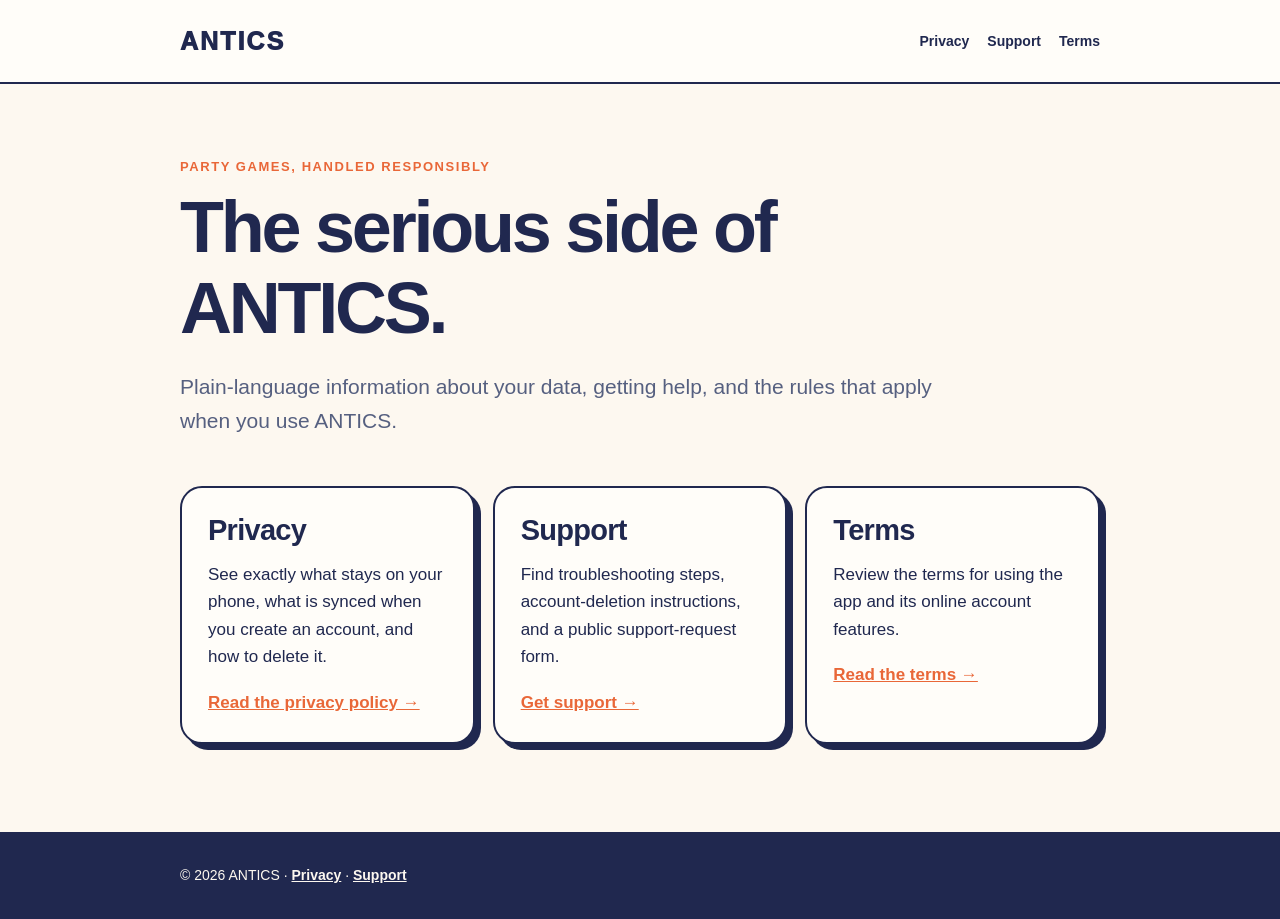
<file: index.html>
<!doctype html>
<html lang="en">
<head>
  <meta charset="utf-8">
  <meta name="viewport" content="width=device-width, initial-scale=1">
  <meta name="description" content="Privacy, support, and terms for the ANTICS party game app.">
  <title>ANTICS — Privacy & Support</title>
  <link rel="stylesheet" href="legal.css">
</head>
<body>
  <header class="site-header"><div class="header-inner">
    <a class="brand" href="./">ANTICS</a>
    <nav aria-label="Legal and support"><a href="privacy/">Privacy</a><a href="support/">Support</a><a href="terms/">Terms</a></nav>
  </div></header>
  <main>
    <section class="hero">
      <p class="eyebrow">Party games, handled responsibly</p>
      <h1>The serious side of ANTICS.</h1>
      <p class="lede">Plain-language information about your data, getting help, and the rules that apply when you use ANTICS.</p>
    </section>
    <section class="card-grid" aria-label="ANTICS resources">
      <article class="card"><h2>Privacy</h2><p>See exactly what stays on your phone, what is synced when you create an account, and how to delete it.</p><a href="privacy/">Read the privacy policy →</a></article>
      <article class="card"><h2>Support</h2><p>Find troubleshooting steps, account-deletion instructions, and a public support-request form.</p><a href="support/">Get support →</a></article>
      <article class="card"><h2>Terms</h2><p>Review the terms for using the app and its online account features.</p><a href="terms/">Read the terms →</a></article>
    </section>
  </main>
  <footer><div class="footer-inner">© 2026 ANTICS · <a href="privacy/">Privacy</a> · <a href="support/">Support</a></div></footer>
</body>
</html>
</file>
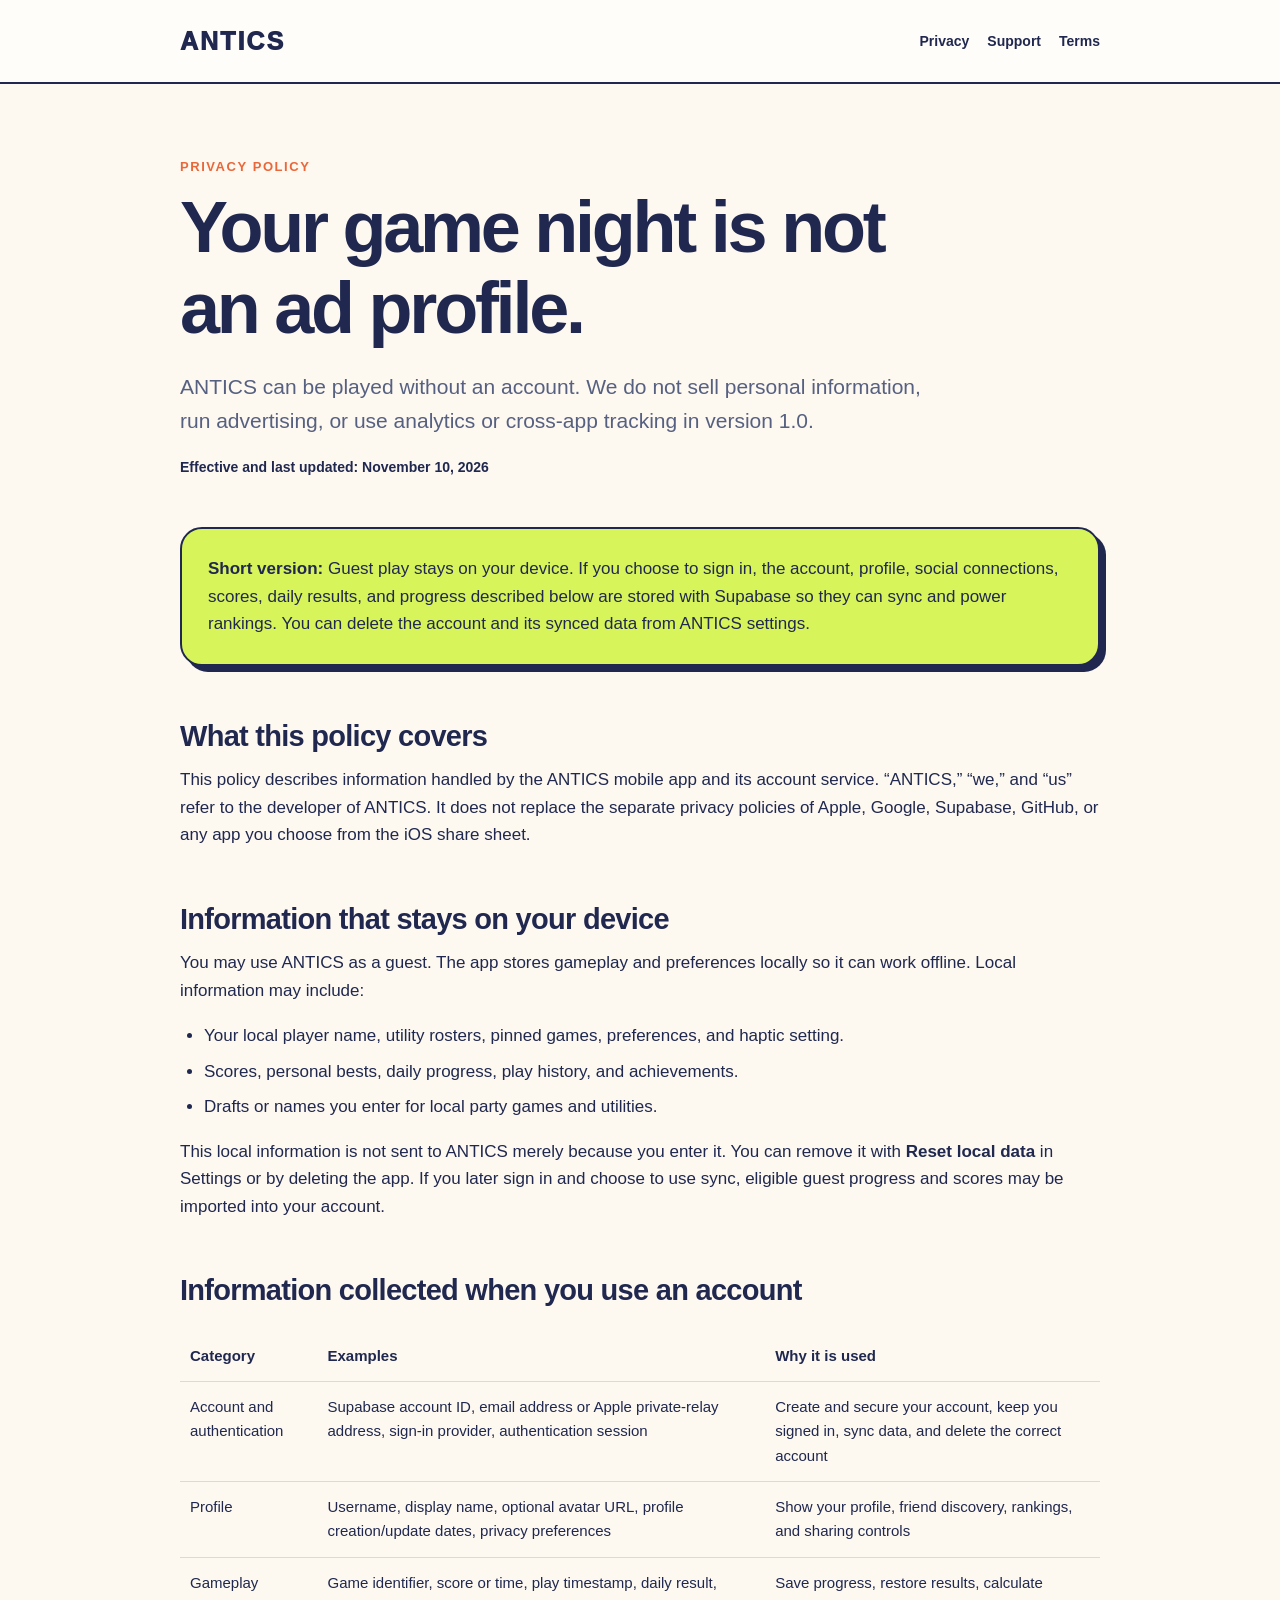
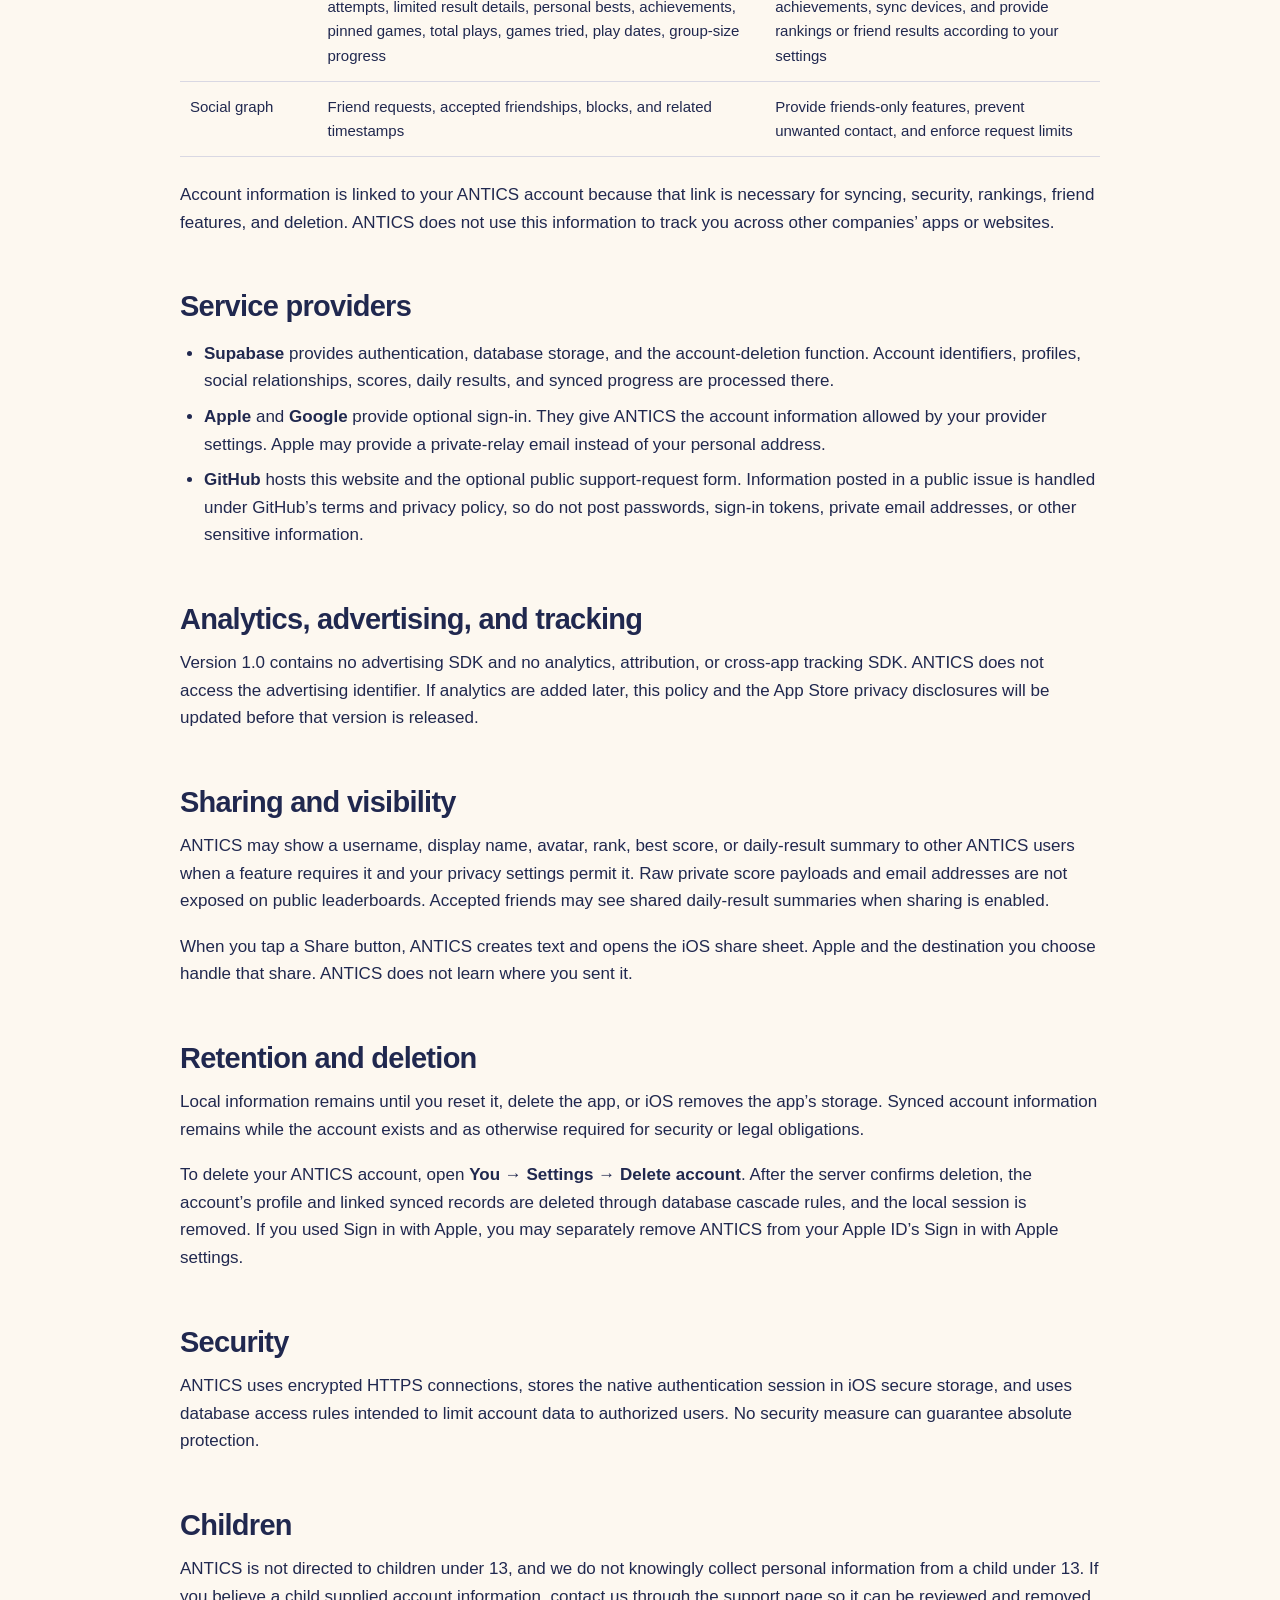
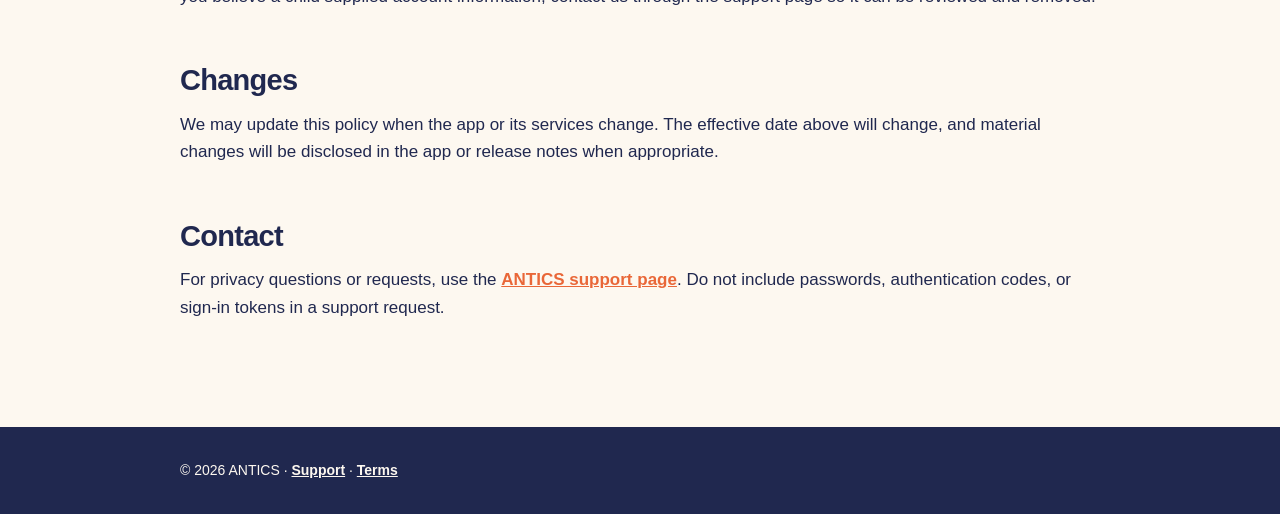
<file: privacy/index.html>
<!doctype html>
<html lang="en">
<head>
  <meta charset="utf-8">
  <meta name="viewport" content="width=device-width, initial-scale=1">
  <meta name="description" content="ANTICS privacy policy.">
  <title>Privacy Policy — ANTICS</title>
  <link rel="stylesheet" href="../legal.css">
</head>
<body>
  <header class="site-header"><div class="header-inner">
    <a class="brand" href="../">ANTICS</a>
    <nav aria-label="Legal and support"><a aria-current="page" href="./">Privacy</a><a href="../support/">Support</a><a href="../terms/">Terms</a></nav>
  </div></header>
  <main>
    <section class="hero">
      <p class="eyebrow">Privacy policy</p>
      <h1>Your game night is not an ad profile.</h1>
      <p class="lede">ANTICS can be played without an account. We do not sell personal information, run advertising, or use analytics or cross-app tracking in version 1.0.</p>
      <p class="updated">Effective and last updated: November 10, 2026</p>
    </section>

    <div class="notice"><p><strong>Short version:</strong> Guest play stays on your device. If you choose to sign in, the account, profile, social connections, scores, daily results, and progress described below are stored with Supabase so they can sync and power rankings. You can delete the account and its synced data from ANTICS settings.</p></div>

    <h2>What this policy covers</h2>
    <p>This policy describes information handled by the ANTICS mobile app and its account service. “ANTICS,” “we,” and “us” refer to the developer of ANTICS. It does not replace the separate privacy policies of Apple, Google, Supabase, GitHub, or any app you choose from the iOS share sheet.</p>

    <h2>Information that stays on your device</h2>
    <p>You may use ANTICS as a guest. The app stores gameplay and preferences locally so it can work offline. Local information may include:</p>
    <ul>
      <li>Your local player name, utility rosters, pinned games, preferences, and haptic setting.</li>
      <li>Scores, personal bests, daily progress, play history, and achievements.</li>
      <li>Drafts or names you enter for local party games and utilities.</li>
    </ul>
    <p>This local information is not sent to ANTICS merely because you enter it. You can remove it with <strong>Reset local data</strong> in Settings or by deleting the app. If you later sign in and choose to use sync, eligible guest progress and scores may be imported into your account.</p>

    <h2>Information collected when you use an account</h2>
    <table>
      <thead><tr><th>Category</th><th>Examples</th><th>Why it is used</th></tr></thead>
      <tbody>
        <tr><td data-label="Category">Account and authentication</td><td data-label="Examples">Supabase account ID, email address or Apple private-relay address, sign-in provider, authentication session</td><td data-label="Why">Create and secure your account, keep you signed in, sync data, and delete the correct account</td></tr>
        <tr><td data-label="Category">Profile</td><td data-label="Examples">Username, display name, optional avatar URL, profile creation/update dates, privacy preferences</td><td data-label="Why">Show your profile, friend discovery, rankings, and sharing controls</td></tr>
        <tr><td data-label="Category">Gameplay</td><td data-label="Examples">Game identifier, score or time, play timestamp, daily result, attempts, limited result details, personal bests, achievements, pinned games, total plays, games tried, play dates, group-size progress</td><td data-label="Why">Save progress, restore results, calculate achievements, sync devices, and provide rankings or friend results according to your settings</td></tr>
        <tr><td data-label="Category">Social graph</td><td data-label="Examples">Friend requests, accepted friendships, blocks, and related timestamps</td><td data-label="Why">Provide friends-only features, prevent unwanted contact, and enforce request limits</td></tr>
      </tbody>
    </table>
    <p>Account information is linked to your ANTICS account because that link is necessary for syncing, security, rankings, friend features, and deletion. ANTICS does not use this information to track you across other companies’ apps or websites.</p>

    <h2>Service providers</h2>
    <ul>
      <li><strong>Supabase</strong> provides authentication, database storage, and the account-deletion function. Account identifiers, profiles, social relationships, scores, daily results, and synced progress are processed there.</li>
      <li><strong>Apple</strong> and <strong>Google</strong> provide optional sign-in. They give ANTICS the account information allowed by your provider settings. Apple may provide a private-relay email instead of your personal address.</li>
      <li><strong>GitHub</strong> hosts this website and the optional public support-request form. Information posted in a public issue is handled under GitHub’s terms and privacy policy, so do not post passwords, sign-in tokens, private email addresses, or other sensitive information.</li>
    </ul>

    <h2>Analytics, advertising, and tracking</h2>
    <p>Version 1.0 contains no advertising SDK and no analytics, attribution, or cross-app tracking SDK. ANTICS does not access the advertising identifier. If analytics are added later, this policy and the App Store privacy disclosures will be updated before that version is released.</p>

    <h2>Sharing and visibility</h2>
    <p>ANTICS may show a username, display name, avatar, rank, best score, or daily-result summary to other ANTICS users when a feature requires it and your privacy settings permit it. Raw private score payloads and email addresses are not exposed on public leaderboards. Accepted friends may see shared daily-result summaries when sharing is enabled.</p>
    <p>When you tap a Share button, ANTICS creates text and opens the iOS share sheet. Apple and the destination you choose handle that share. ANTICS does not learn where you sent it.</p>

    <h2>Retention and deletion</h2>
    <p>Local information remains until you reset it, delete the app, or iOS removes the app’s storage. Synced account information remains while the account exists and as otherwise required for security or legal obligations.</p>
    <p>To delete your ANTICS account, open <strong>You → Settings → Delete account</strong>. After the server confirms deletion, the account’s profile and linked synced records are deleted through database cascade rules, and the local session is removed. If you used Sign in with Apple, you may separately remove ANTICS from your Apple ID’s Sign in with Apple settings.</p>

    <h2>Security</h2>
    <p>ANTICS uses encrypted HTTPS connections, stores the native authentication session in iOS secure storage, and uses database access rules intended to limit account data to authorized users. No security measure can guarantee absolute protection.</p>

    <h2>Children</h2>
    <p>ANTICS is not directed to children under 13, and we do not knowingly collect personal information from a child under 13. If you believe a child supplied account information, contact us through the support page so it can be reviewed and removed.</p>

    <h2>Changes</h2>
    <p>We may update this policy when the app or its services change. The effective date above will change, and material changes will be disclosed in the app or release notes when appropriate.</p>

    <h2>Contact</h2>
    <p>For privacy questions or requests, use the <a href="../support/">ANTICS support page</a>. Do not include passwords, authentication codes, or sign-in tokens in a support request.</p>
  </main>
  <footer><div class="footer-inner">© 2026 ANTICS · <a href="../support/">Support</a> · <a href="../terms/">Terms</a></div></footer>
</body>
</html>
</file>
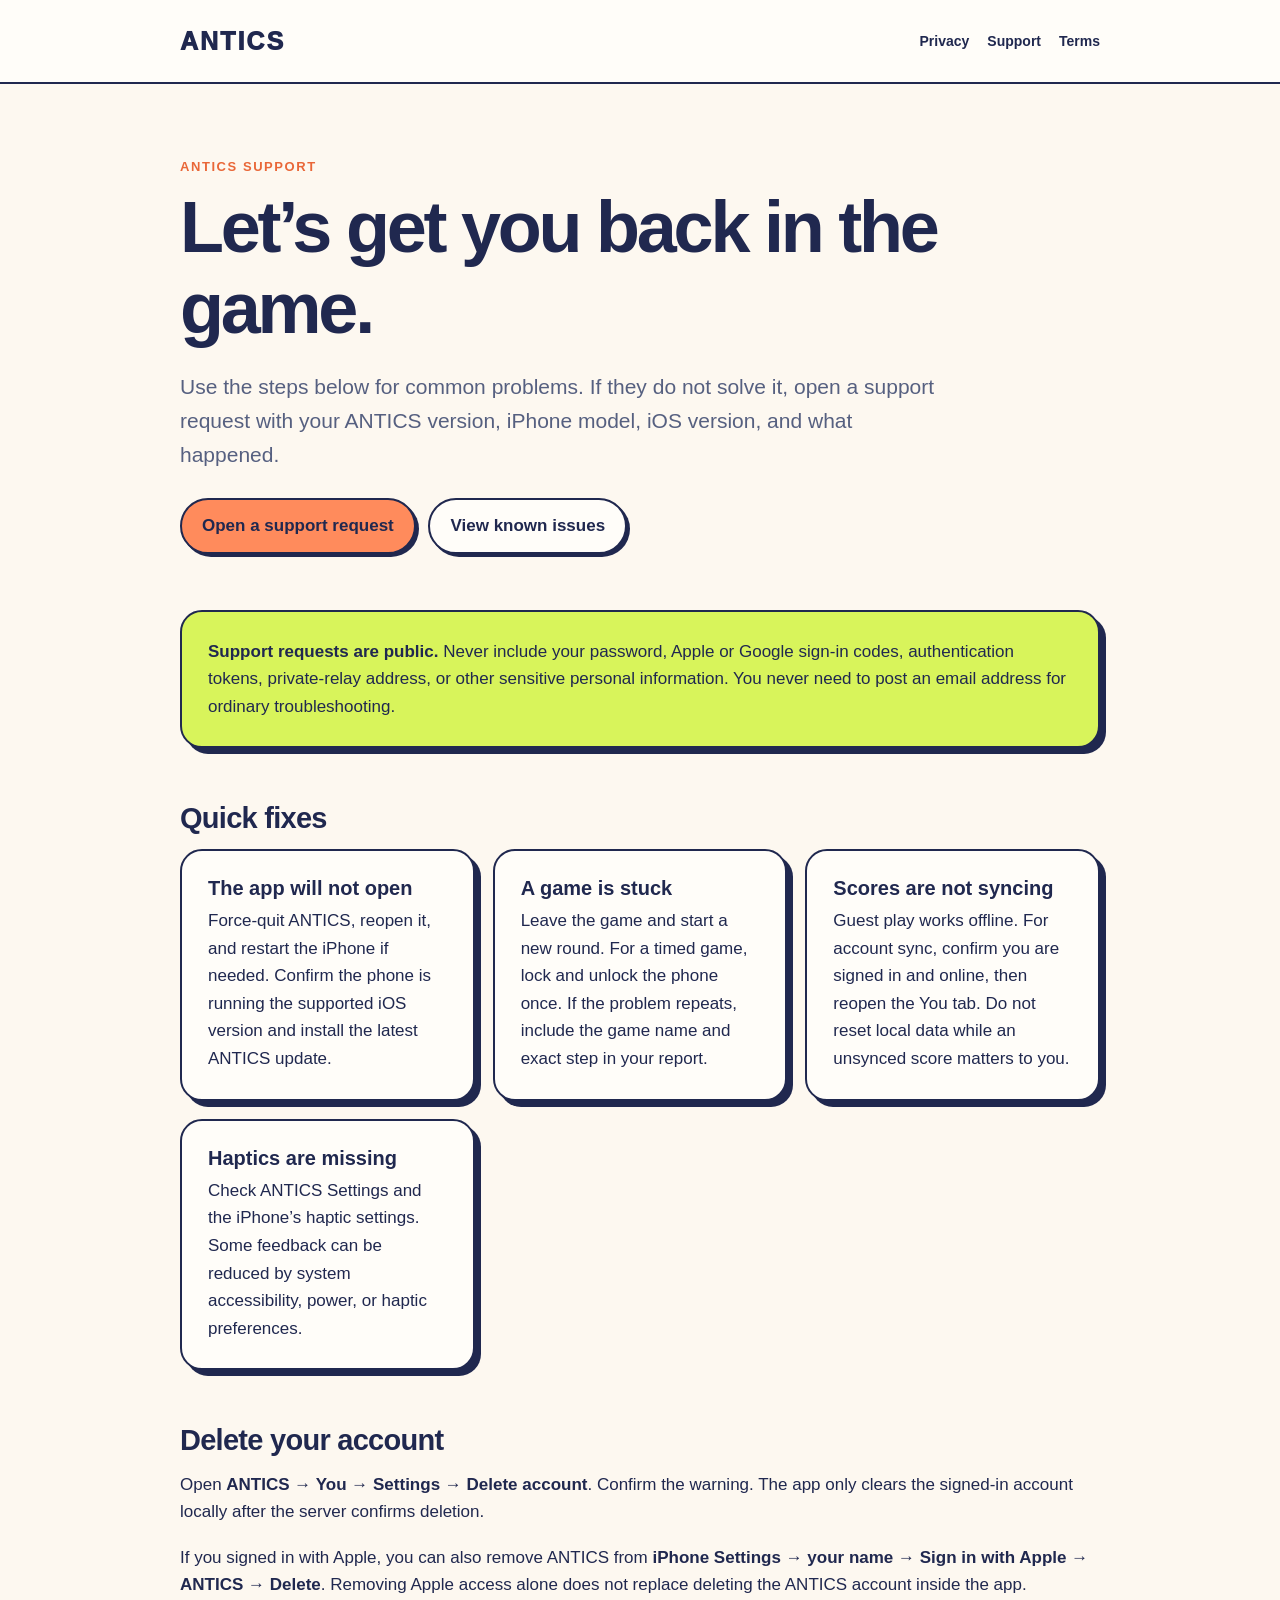
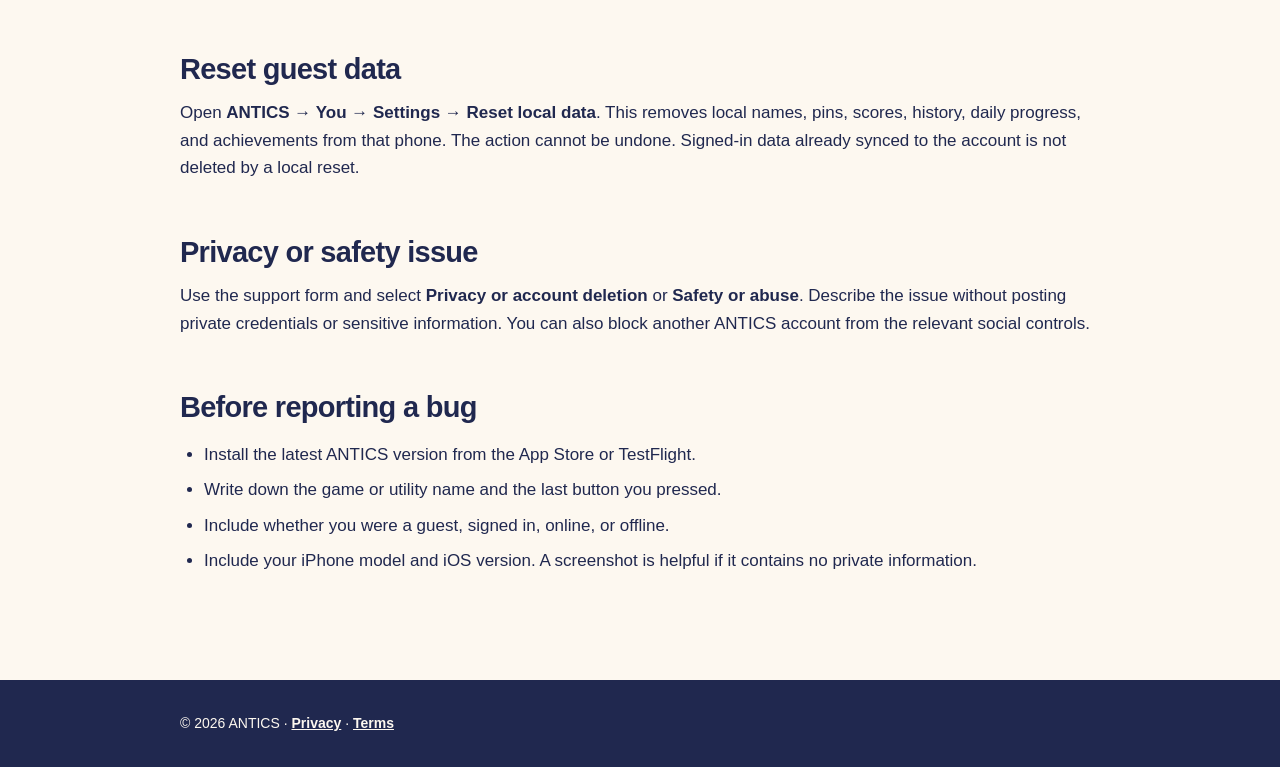
<file: support/index.html>
<!doctype html>
<html lang="en">
<head>
  <meta charset="utf-8">
  <meta name="viewport" content="width=device-width, initial-scale=1">
  <meta name="description" content="Help and support for ANTICS.">
  <title>Support — ANTICS</title>
  <link rel="stylesheet" href="../legal.css">
</head>
<body>
  <header class="site-header"><div class="header-inner">
    <a class="brand" href="../">ANTICS</a>
    <nav aria-label="Legal and support"><a href="../privacy/">Privacy</a><a aria-current="page" href="./">Support</a><a href="../terms/">Terms</a></nav>
  </div></header>
  <main>
    <section class="hero">
      <p class="eyebrow">ANTICS support</p>
      <h1>Let’s get you back in the game.</h1>
      <p class="lede">Use the steps below for common problems. If they do not solve it, open a support request with your ANTICS version, iPhone model, iOS version, and what happened.</p>
      <a class="button" href="https://github.com/fcosgr25/antics-app-support/issues/new?template=support.yml">Open a support request</a>
      <a class="button secondary" href="https://github.com/fcosgr25/antics-app-support/issues">View known issues</a>
    </section>

    <div class="notice"><p><strong>Support requests are public.</strong> Never include your password, Apple or Google sign-in codes, authentication tokens, private-relay address, or other sensitive personal information. You never need to post an email address for ordinary troubleshooting.</p></div>

    <h2>Quick fixes</h2>
    <div class="card-grid">
      <article class="card"><h3>The app will not open</h3><p>Force-quit ANTICS, reopen it, and restart the iPhone if needed. Confirm the phone is running the supported iOS version and install the latest ANTICS update.</p></article>
      <article class="card"><h3>A game is stuck</h3><p>Leave the game and start a new round. For a timed game, lock and unlock the phone once. If the problem repeats, include the game name and exact step in your report.</p></article>
      <article class="card"><h3>Scores are not syncing</h3><p>Guest play works offline. For account sync, confirm you are signed in and online, then reopen the You tab. Do not reset local data while an unsynced score matters to you.</p></article>
      <article class="card"><h3>Haptics are missing</h3><p>Check ANTICS Settings and the iPhone’s haptic settings. Some feedback can be reduced by system accessibility, power, or haptic preferences.</p></article>
    </div>

    <h2>Delete your account</h2>
    <p>Open <strong>ANTICS → You → Settings → Delete account</strong>. Confirm the warning. The app only clears the signed-in account locally after the server confirms deletion.</p>
    <p>If you signed in with Apple, you can also remove ANTICS from <strong>iPhone Settings → your name → Sign in with Apple → ANTICS → Delete</strong>. Removing Apple access alone does not replace deleting the ANTICS account inside the app.</p>

    <h2>Reset guest data</h2>
    <p>Open <strong>ANTICS → You → Settings → Reset local data</strong>. This removes local names, pins, scores, history, daily progress, and achievements from that phone. The action cannot be undone. Signed-in data already synced to the account is not deleted by a local reset.</p>

    <h2>Privacy or safety issue</h2>
    <p>Use the support form and select <strong>Privacy or account deletion</strong> or <strong>Safety or abuse</strong>. Describe the issue without posting private credentials or sensitive information. You can also block another ANTICS account from the relevant social controls.</p>

    <h2>Before reporting a bug</h2>
    <ul>
      <li>Install the latest ANTICS version from the App Store or TestFlight.</li>
      <li>Write down the game or utility name and the last button you pressed.</li>
      <li>Include whether you were a guest, signed in, online, or offline.</li>
      <li>Include your iPhone model and iOS version. A screenshot is helpful if it contains no private information.</li>
    </ul>
  </main>
  <footer><div class="footer-inner">© 2026 ANTICS · <a href="../privacy/">Privacy</a> · <a href="../terms/">Terms</a></div></footer>
</body>
</html>
</file>
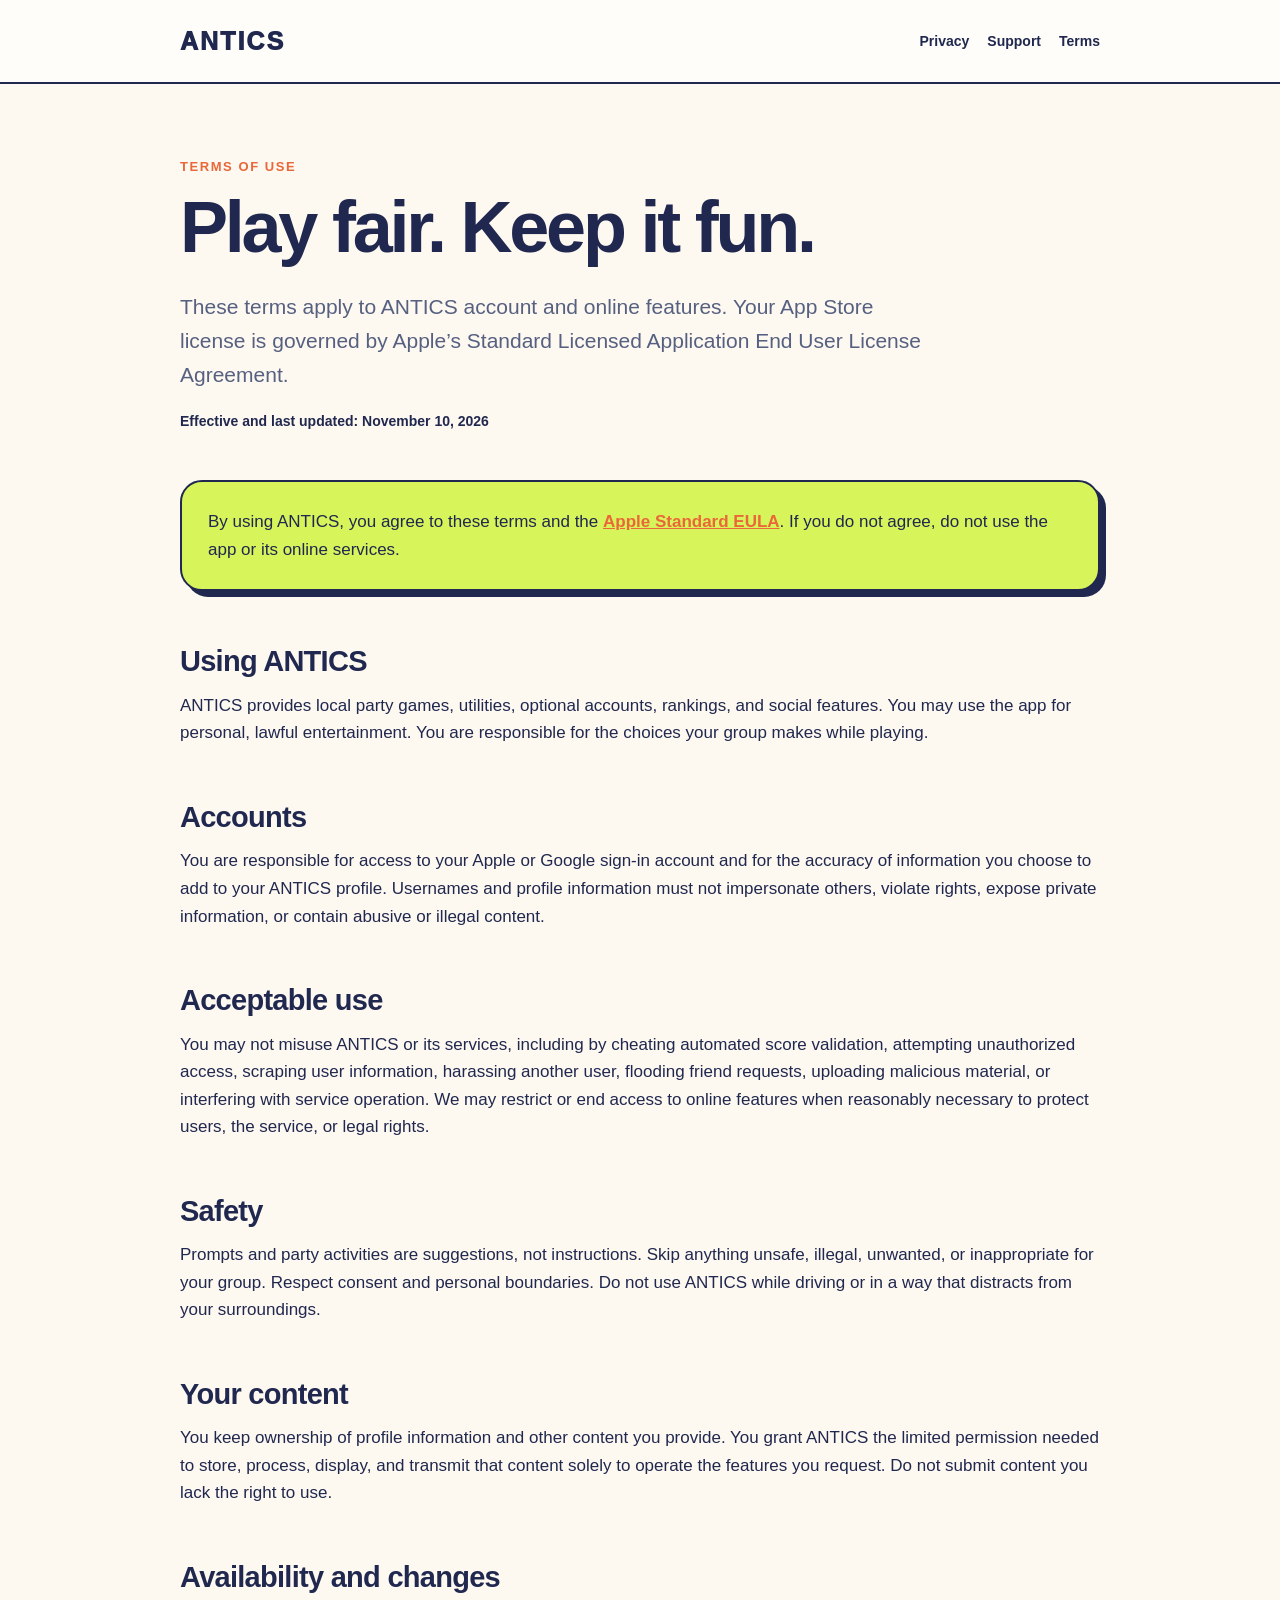
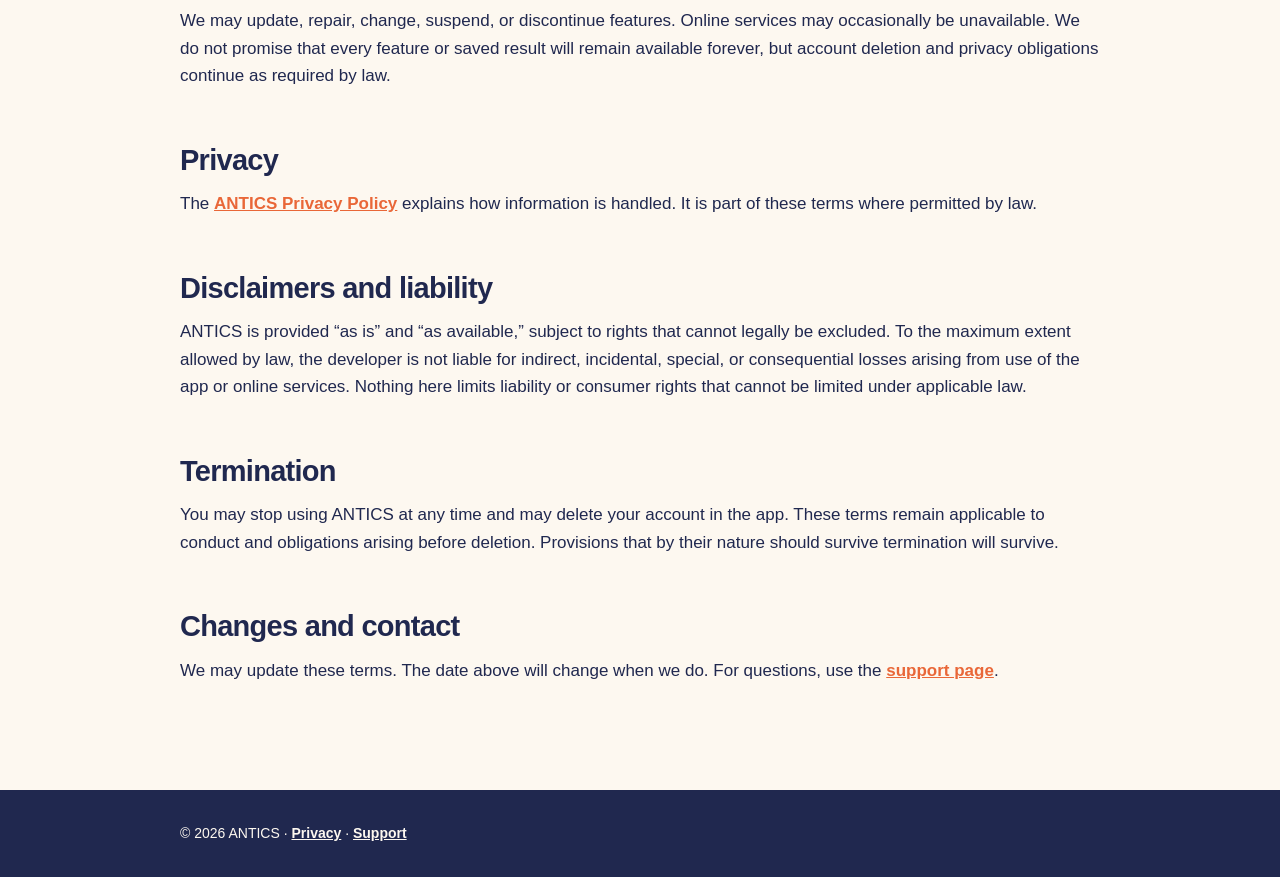
<file: terms/index.html>
<!doctype html>
<html lang="en">
<head>
  <meta charset="utf-8">
  <meta name="viewport" content="width=device-width, initial-scale=1">
  <meta name="description" content="Terms of use for ANTICS.">
  <title>Terms of Use — ANTICS</title>
  <link rel="stylesheet" href="../legal.css">
</head>
<body>
  <header class="site-header"><div class="header-inner">
    <a class="brand" href="../">ANTICS</a>
    <nav aria-label="Legal and support"><a href="../privacy/">Privacy</a><a href="../support/">Support</a><a aria-current="page" href="./">Terms</a></nav>
  </div></header>
  <main>
    <section class="hero">
      <p class="eyebrow">Terms of use</p>
      <h1>Play fair. Keep it fun.</h1>
      <p class="lede">These terms apply to ANTICS account and online features. Your App Store license is governed by Apple’s Standard Licensed Application End User License Agreement.</p>
      <p class="updated">Effective and last updated: November 10, 2026</p>
    </section>

    <div class="notice"><p>By using ANTICS, you agree to these terms and the <a href="https://www.apple.com/legal/internet-services/itunes/dev/stdeula/">Apple Standard EULA</a>. If you do not agree, do not use the app or its online services.</p></div>

    <h2>Using ANTICS</h2>
    <p>ANTICS provides local party games, utilities, optional accounts, rankings, and social features. You may use the app for personal, lawful entertainment. You are responsible for the choices your group makes while playing.</p>

    <h2>Accounts</h2>
    <p>You are responsible for access to your Apple or Google sign-in account and for the accuracy of information you choose to add to your ANTICS profile. Usernames and profile information must not impersonate others, violate rights, expose private information, or contain abusive or illegal content.</p>

    <h2>Acceptable use</h2>
    <p>You may not misuse ANTICS or its services, including by cheating automated score validation, attempting unauthorized access, scraping user information, harassing another user, flooding friend requests, uploading malicious material, or interfering with service operation. We may restrict or end access to online features when reasonably necessary to protect users, the service, or legal rights.</p>

    <h2>Safety</h2>
    <p>Prompts and party activities are suggestions, not instructions. Skip anything unsafe, illegal, unwanted, or inappropriate for your group. Respect consent and personal boundaries. Do not use ANTICS while driving or in a way that distracts from your surroundings.</p>

    <h2>Your content</h2>
    <p>You keep ownership of profile information and other content you provide. You grant ANTICS the limited permission needed to store, process, display, and transmit that content solely to operate the features you request. Do not submit content you lack the right to use.</p>

    <h2>Availability and changes</h2>
    <p>We may update, repair, change, suspend, or discontinue features. Online services may occasionally be unavailable. We do not promise that every feature or saved result will remain available forever, but account deletion and privacy obligations continue as required by law.</p>

    <h2>Privacy</h2>
    <p>The <a href="../privacy/">ANTICS Privacy Policy</a> explains how information is handled. It is part of these terms where permitted by law.</p>

    <h2>Disclaimers and liability</h2>
    <p>ANTICS is provided “as is” and “as available,” subject to rights that cannot legally be excluded. To the maximum extent allowed by law, the developer is not liable for indirect, incidental, special, or consequential losses arising from use of the app or online services. Nothing here limits liability or consumer rights that cannot be limited under applicable law.</p>

    <h2>Termination</h2>
    <p>You may stop using ANTICS at any time and may delete your account in the app. These terms remain applicable to conduct and obligations arising before deletion. Provisions that by their nature should survive termination will survive.</p>

    <h2>Changes and contact</h2>
    <p>We may update these terms. The date above will change when we do. For questions, use the <a href="../support/">support page</a>.</p>
  </main>
  <footer><div class="footer-inner">© 2026 ANTICS · <a href="../privacy/">Privacy</a> · <a href="../support/">Support</a></div></footer>
</body>
</html>
</file>
<file: legal.css>
:root {
  color-scheme: light;
  --cream: #fdf8f0;
  --paper: #fffdf9;
  --navy: #20284f;
  --navy-soft: #566080;
  --orange: #ff8b5c;
  --orange-dark: #e96738;
  --lime: #d8f45b;
  --line: #d9d8e3;
}

* { box-sizing: border-box; }

html { background: var(--navy); }

body {
  margin: 0;
  color: var(--navy);
  background: var(--cream);
  font-family: ui-rounded, "SF Pro Rounded", -apple-system, BlinkMacSystemFont, "Segoe UI", sans-serif;
  font-size: 17px;
  line-height: 1.62;
}

a { color: var(--orange-dark); font-weight: 750; }
a:hover { color: var(--navy); }

.site-header {
  border-bottom: 2px solid var(--navy);
  background: var(--paper);
}

.header-inner, main, .footer-inner {
  width: min(920px, calc(100% - 40px));
  margin: 0 auto;
}

.header-inner {
  min-height: 82px;
  display: flex;
  align-items: center;
  justify-content: space-between;
  gap: 24px;
}

.brand {
  color: var(--navy);
  text-decoration: none;
  font-size: 25px;
  font-weight: 950;
  letter-spacing: .08em;
}

nav { display: flex; flex-wrap: wrap; gap: 18px; }
nav a { color: var(--navy); font-size: 14px; text-decoration: none; }

main { padding: 72px 0 88px; }
.hero { max-width: 760px; margin-bottom: 48px; }
.eyebrow {
  margin: 0 0 10px;
  color: var(--orange-dark);
  font-size: 13px;
  font-weight: 900;
  letter-spacing: .12em;
  text-transform: uppercase;
}

h1, h2, h3 { line-height: 1.12; }
h1 { margin: 0; font-size: clamp(42px, 8vw, 72px); letter-spacing: -.045em; }
h2 { margin: 54px 0 14px; font-size: 29px; letter-spacing: -.025em; }
h3 { margin: 28px 0 8px; font-size: 20px; }
p { margin: 0 0 18px; }
ul { padding-left: 24px; }
li { margin: 8px 0; }

.lede { margin-top: 22px; color: var(--navy-soft); font-size: 21px; }
.updated { margin-top: 18px; font-size: 14px; font-weight: 800; }

.card-grid {
  display: grid;
  grid-template-columns: repeat(auto-fit, minmax(230px, 1fr));
  gap: 18px;
}

.card, .notice {
  border: 2px solid var(--navy);
  border-radius: 22px;
  background: var(--paper);
  padding: 26px;
  box-shadow: 6px 6px 0 var(--navy);
}

.card h2, .card h3 { margin-top: 0; }
.card p:last-child, .notice p:last-child { margin-bottom: 0; }
.notice { margin: 34px 0; background: var(--lime); }

.button {
  display: inline-block;
  border: 2px solid var(--navy);
  border-radius: 999px;
  margin: 8px 8px 8px 0;
  padding: 12px 20px;
  color: var(--navy);
  background: var(--orange);
  box-shadow: 3px 3px 0 var(--navy);
  text-decoration: none;
}

.button.secondary { background: var(--paper); }

table { width: 100%; border-collapse: collapse; margin: 24px 0; font-size: 15px; }
th, td { border-bottom: 1px solid var(--line); padding: 13px 10px; text-align: left; vertical-align: top; }
th { font-weight: 900; }

footer { color: var(--cream); background: var(--navy); }
.footer-inner { padding: 32px 0; font-size: 14px; }
.footer-inner a { color: var(--cream); }

@media (max-width: 640px) {
  .header-inner { align-items: flex-start; flex-direction: column; padding: 20px 0; }
  main { padding-top: 48px; }
  table, tbody, tr, th, td { display: block; }
  thead { display: none; }
  td { padding-left: 0; }
  td::before { content: attr(data-label); display: block; font-size: 12px; font-weight: 900; text-transform: uppercase; }
}
</file>
